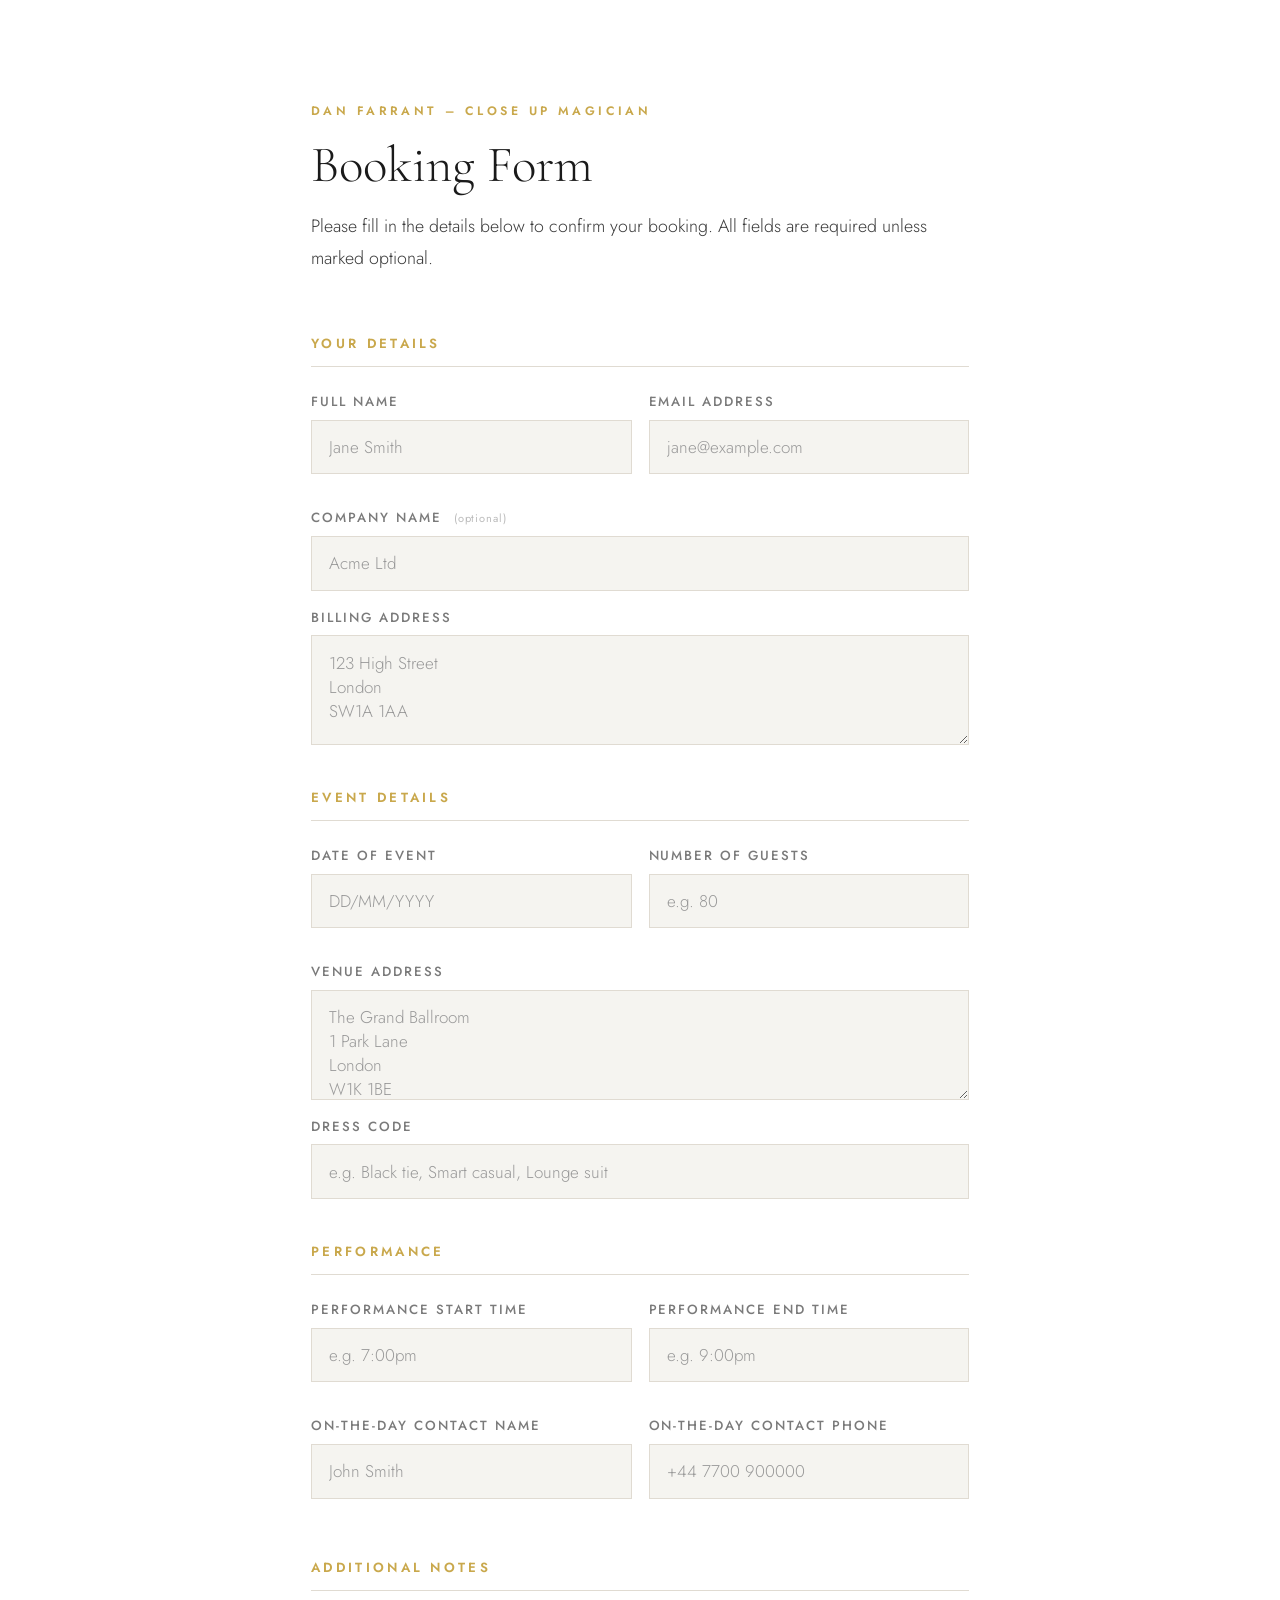
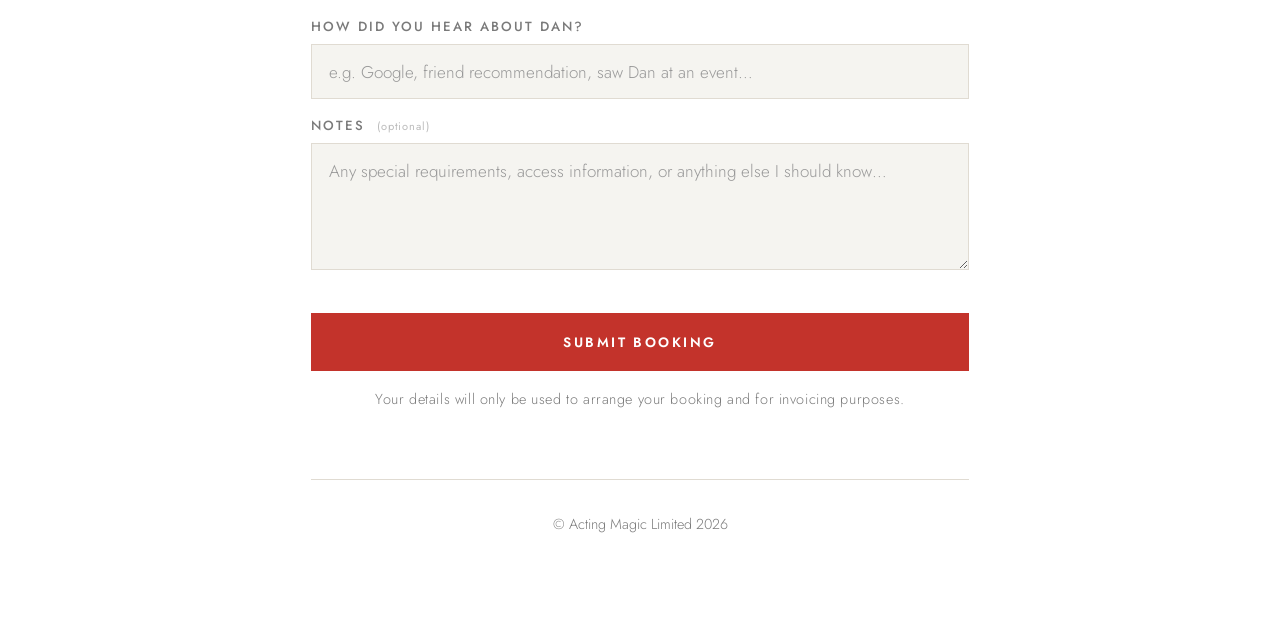
<file: booking.html>
<!DOCTYPE html>
<html lang="en">
<head>
  <meta charset="UTF-8">
  <meta name="viewport" content="width=device-width, initial-scale=1.0">
  <title>Booking Form – Dan Farrant Magician</title>
  <meta name="description" content="Complete your booking for Dan Farrant – Close Up Magician.">
  <meta name="robots" content="noindex">

  <link rel="preconnect" href="https://fonts.googleapis.com">
  <link rel="preconnect" href="https://fonts.gstatic.com" crossorigin>
  <link href="https://fonts.googleapis.com/css2?family=Cormorant+Garamond:ital,wght@0,300;0,400;0,600;1,300;1,400&family=Jost:wght@300;400;500;600&display=swap" rel="stylesheet">

  <link rel="icon" href="/favicon.ico" sizes="any">

  <style>
    :root {
      --c-ink:        #1a1a1a;
      --c-text:       #3a3a3a;
      --c-text-light: #7a7a7a;
      --c-gold:       #c9a84c;
      --c-red:        #c3332b;
      --c-mist:       #f5f4f0;
      --c-border:     #e0dbd2;
      --ff-display:   'Cormorant Garamond', Georgia, serif;
      --ff-body:      'Jost', sans-serif;
    }
    *, *::before, *::after { box-sizing: border-box; margin: 0; padding: 0; }
    html { scroll-behavior: smooth; font-size: 17px; }
    body {
      font-family: var(--ff-body);
      font-weight: 300;
      background: #fff;
      color: var(--c-text);
      -webkit-font-smoothing: antialiased;
      min-height: 100vh;
    }
    a { color: inherit; text-decoration: none; }

    /* ── Layout ── */
    .page {
      max-width: 760px;
      margin-inline: auto;
      padding: clamp(3rem, 8vw, 6rem) clamp(1.5rem, 5vw, 3rem);
    }

    /* ── Header ── */
    .page-header { margin-bottom: 3.5rem; }
    .page-header__eyebrow {
      font-family: var(--ff-body);
      font-size: 0.72rem;
      font-weight: 600;
      letter-spacing: 0.28em;
      text-transform: uppercase;
      color: var(--c-gold);
      margin-bottom: 1rem;
    }
    .page-header__title {
      font-family: var(--ff-display);
      font-size: clamp(2rem, 5vw, 3rem);
      font-weight: 300;
      line-height: 1.1;
      color: var(--c-ink);
      margin-bottom: 1rem;
    }
    .page-header__subtitle {
      font-size: 1.05rem;
      font-weight: 300;
      line-height: 1.8;
      color: var(--c-text);
    }

    /* ── Section heading ── */
    .form-section { margin-bottom: 0.5rem; }
    .form-section + .form-section { margin-top: 2.5rem; }
    .form-section__title {
      font-family: var(--ff-body);
      font-size: 0.78rem;
      font-weight: 600;
      letter-spacing: 0.25em;
      text-transform: uppercase;
      color: var(--c-gold);
      margin-bottom: 1.5rem;
      padding-bottom: 0.75rem;
      border-bottom: 1px solid var(--c-border);
    }

    /* ── Grid rows ── */
    .form-row {
      display: grid;
      gap: 1rem;
      margin-bottom: 1rem;
    }
    .form-row--2 { grid-template-columns: 1fr 1fr; }
    .form-row--3 { grid-template-columns: 1fr 1fr 1fr; }

    /* ── Fields ── */
    .form-field {
      display: flex;
      flex-direction: column;
      gap: 0.5rem;
      margin-bottom: 1rem;
    }
    .form-field label {
      font-family: var(--ff-body);
      font-size: 0.78rem;
      font-weight: 500;
      letter-spacing: 0.15em;
      text-transform: uppercase;
      color: var(--c-text-light);
    }
    .form-field .optional {
      font-size: 0.65rem;
      font-weight: 400;
      letter-spacing: 0.08em;
      text-transform: none;
      color: #bbb;
      margin-left: 0.35rem;
    }
    .form-field input,
    .form-field select,
    .form-field textarea {
      font-family: var(--ff-body);
      font-size: 1rem;
      font-weight: 300;
      color: var(--c-ink);
      background: var(--c-mist);
      border: 1px solid var(--c-border);
      padding: 0.85rem 1rem;
      outline: none;
      transition: border-color 0.2s, background 0.2s;
      appearance: none;
      -webkit-appearance: none;
      border-radius: 0;
      width: 100%;
    }
    .form-field select {
      background-image: url("data:image/svg+xml,%3Csvg xmlns='http://www.w3.org/2000/svg' width='12' height='8' viewBox='0 0 12 8'%3E%3Cpath d='M1 1l5 5 5-5' stroke='%237a7a7a' stroke-width='1.5' fill='none' stroke-linecap='round'/%3E%3C/svg%3E");
      background-repeat: no-repeat;
      background-position: right 1rem center;
      background-color: var(--c-mist);
      padding-right: 2.5rem;
    }
    .form-field select option { background: #fff; color: var(--c-ink); }
    .form-field input:focus,
    .form-field select:focus,
    .form-field textarea:focus {
      border-color: var(--c-gold);
      background: #fff;
    }
    .form-field input::placeholder,
    .form-field textarea::placeholder { color: #999; }
    .form-field input[type="number"]::-webkit-inner-spin-button,
    .form-field input[type="number"]::-webkit-outer-spin-button { -webkit-appearance: none; margin: 0; }
    .form-field input[type="number"] { -moz-appearance: textfield; }
    .form-field textarea { resize: vertical; min-height: 110px; }

    /* ── Field error state ── */
    .form-field.has-error input,
    .form-field.has-error select,
    .form-field.has-error textarea {
      border-color: var(--c-red);
    }
    .form-field__error {
      font-size: 0.72rem;
      color: var(--c-red);
      letter-spacing: 0.04em;
      display: none;
    }
    .form-field.has-error .form-field__error { display: block; }

    /* ── Submit ── */
    .form-footer {
      margin-top: 2.5rem;
      display: flex;
      flex-direction: column;
      gap: 1rem;
    }
    .btn-submit {
      display: block;
      width: 100%;
      font-family: var(--ff-body);
      font-size: 0.8rem;
      font-weight: 600;
      letter-spacing: 0.18em;
      text-transform: uppercase;
      padding: 1rem 2rem;
      background: var(--c-red);
      color: #fff;
      border: 2px solid var(--c-red);
      cursor: pointer;
      border-radius: 0;
      transition: background 0.25s, color 0.25s, border-color 0.25s;
    }
    .btn-submit:hover {
      background: #fff;
      color: var(--c-red);
      border-color: var(--c-red);
    }
    .btn-submit:disabled {
      opacity: 0.5;
      cursor: not-allowed;
    }
    .form-note {
      text-align: center;
      font-size: 0.85rem;
      color: var(--c-text-light);
      letter-spacing: 0.04em;
      line-height: 1.6;
    }

    /* ── Status messages ── */
    .form-status {
      padding: 1.25rem 1.5rem;
      font-size: 0.9rem;
      line-height: 1.6;
      display: none;
    }
    .form-status--success {
      background: #fdf8ec;
      border: 1px solid #e8d48a;
      color: #8a6d1a;
    }
    .form-status--error {
      background: #fdf2f2;
      border: 1px solid #e8a8a4;
      color: var(--c-red);
    }
    .form-status.is-visible { display: block; }

    /* ── Footer ── */
    .page-footer {
      margin-top: 4rem;
      padding-top: 2rem;
      border-top: 1px solid var(--c-border);
      font-size: 0.85rem;
      color: var(--c-text-light);
      text-align: center;
    }

    /* ── Responsive ── */
    @media (max-width: 600px) {
      .form-row--2,
      .form-row--3 { grid-template-columns: 1fr; }
    }
  </style>
</head>
<body>
  <main class="page">

    <header class="page-header">
      <p class="page-header__eyebrow">Dan Farrant – Close Up Magician</p>
      <h1 class="page-header__title">Booking Form</h1>
      <p class="page-header__subtitle">Please fill in the details below to confirm your booking. All fields are required unless marked optional.</p>
    </header>

    <form id="booking-form" novalidate>

      <!-- ── 1. Your Details ── -->
      <div class="form-section">
        <p class="form-section__title">Your Details</p>

        <div class="form-row form-row--2">
          <div class="form-field" id="field-name">
            <label for="name">Full Name</label>
            <input type="text" id="name" name="name" placeholder="Jane Smith" autocomplete="name">
            <span class="form-field__error">Please enter your full name.</span>
          </div>
          <div class="form-field" id="field-email">
            <label for="email">Email Address</label>
            <input type="email" id="email" name="email" placeholder="jane@example.com" autocomplete="email">
            <span class="form-field__error">Please enter a valid email address.</span>
          </div>
        </div>

        <div class="form-field" id="field-company">
          <label for="company">Company Name <span class="optional">(optional)</span></label>
          <input type="text" id="company" name="company" placeholder="Acme Ltd" autocomplete="organization">
        </div>

        <div class="form-field" id="field-billing-address">
          <label for="billing-address">Billing Address</label>
          <textarea id="billing-address" name="billing_address" rows="3" placeholder="123 High Street&#10;London&#10;SW1A 1AA" autocomplete="street-address"></textarea>
          <span class="form-field__error">Please enter your billing address.</span>
        </div>
      </div>

      <!-- ── 2. Event Details ── -->
      <div class="form-section">
        <p class="form-section__title">Event Details</p>

        <div class="form-row form-row--2">
          <div class="form-field" id="field-event-date">
            <label for="event-date">Date of Event</label>
            <input type="text" id="event-date" name="event_date" placeholder="DD/MM/YYYY">
            <span class="form-field__error">Please enter the event date.</span>
          </div>
          <div class="form-field" id="field-guests">
            <label for="guests">Number of Guests</label>
            <input type="number" id="guests" name="guests" placeholder="e.g. 80" min="1">
            <span class="form-field__error">Please enter the number of guests.</span>
          </div>
        </div>

        <div class="form-field" id="field-venue-address">
          <label for="venue-address">Venue Address</label>
          <textarea id="venue-address" name="venue_address" rows="3" placeholder="The Grand Ballroom&#10;1 Park Lane&#10;London&#10;W1K 1BE"></textarea>
          <span class="form-field__error">Please enter the venue address.</span>
        </div>

        <div class="form-field" id="field-dress-code">
          <label for="dress-code">Dress Code</label>
          <input type="text" id="dress-code" name="dress_code" placeholder="e.g. Black tie, Smart casual, Lounge suit">
          <span class="form-field__error">Please enter the dress code.</span>
        </div>
      </div>

      <!-- ── 3. Performance ── -->
      <div class="form-section">
        <p class="form-section__title">Performance</p>

        <div class="form-row form-row--2">
          <div class="form-field" id="field-perf-start">
            <label for="perf-start">Performance Start Time</label>
            <input type="text" id="perf-start" name="perf_start" placeholder="e.g. 7:00pm">
            <span class="form-field__error">Please enter a start time.</span>
          </div>
          <div class="form-field" id="field-perf-end">
            <label for="perf-end">Performance End Time</label>
            <input type="text" id="perf-end" name="perf_end" placeholder="e.g. 9:00pm">
            <span class="form-field__error">Please enter an end time.</span>
          </div>
        </div>

        <div class="form-row form-row--2">
          <div class="form-field" id="field-contact-name">
            <label for="contact-name">On-the-Day Contact Name</label>
            <input type="text" id="contact-name" name="contact_name" placeholder="John Smith">
            <span class="form-field__error">Please enter a contact name.</span>
          </div>
          <div class="form-field" id="field-contact-phone">
            <label for="contact-phone">On-the-Day Contact Phone</label>
            <input type="tel" id="contact-phone" name="contact_phone" placeholder="+44 7700 900000" autocomplete="tel">
            <span class="form-field__error">Please enter a contact phone number.</span>
          </div>
        </div>
      </div>

      <!-- ── 4. Additional Notes ── -->
      <div class="form-section">
        <p class="form-section__title">Additional Notes</p>

        <div class="form-field" id="field-referral">
          <label for="referral">How did you hear about Dan?</label>
          <input type="text" id="referral" name="referral" placeholder="e.g. Google, friend recommendation, saw Dan at an event…">
          <span class="form-field__error">Please let us know how you heard about Dan.</span>
        </div>

        <div class="form-field">
          <label for="notes">Notes <span class="optional">(optional)</span></label>
          <textarea id="notes" name="notes" rows="4" placeholder="Any special requirements, access information, or anything else I should know…"></textarea>
        </div>
      </div>

      <!-- ── Status & Submit ── -->
      <div class="form-footer">
        <div class="form-status form-status--success" id="status-success" role="alert">
          Thank you — your booking details have been received. I'll be in touch shortly to confirm everything.
        </div>
        <div class="form-status form-status--error" id="status-error" role="alert">
          Something went wrong sending your form. Please try again or email me directly at <strong>dan@hireamagician.com</strong>.
        </div>
        <button type="submit" class="btn-submit" id="submit-btn">Submit Booking</button>
        <p class="form-note">Your details will only be used to arrange your booking and for invoicing purposes.</p>
      </div>

    </form>

    <footer class="page-footer">
      <p>&copy; Acting Magic Limited <span id="year"></span></p>
    </footer>

  </main>

  <script>
    document.getElementById('year').textContent = new Date().getFullYear();

    const form = document.getElementById('booking-form');
    const submitBtn = document.getElementById('submit-btn');
    const statusSuccess = document.getElementById('status-success');
    const statusError = document.getElementById('status-error');

    const requiredFields = [
      { id: 'field-name',          input: 'name' },
      { id: 'field-email',         input: 'email' },
      { id: 'field-billing-address', input: 'billing-address' },
      { id: 'field-event-date',    input: 'event-date' },
      { id: 'field-guests',        input: 'guests' },
      { id: 'field-venue-address', input: 'venue-address' },
      { id: 'field-dress-code',    input: 'dress-code' },
      { id: 'field-perf-start',    input: 'perf-start' },
      { id: 'field-perf-end',      input: 'perf-end' },
      { id: 'field-contact-name',  input: 'contact-name' },
      { id: 'field-contact-phone', input: 'contact-phone' },
      { id: 'field-referral',      input: 'referral' },
    ];

    function validate() {
      let valid = true;
      requiredFields.forEach(({ id, input }) => {
        const wrapper = document.getElementById(id);
        const el = document.getElementById(input);
        const isEmpty = !el.value.trim();
        const isInvalidEmail = input === 'email' && el.value.trim() && !/^[^\s@]+@[^\s@]+\.[^\s@]+$/.test(el.value.trim());
        if (isEmpty || isInvalidEmail) {
          wrapper.classList.add('has-error');
          valid = false;
        } else {
          wrapper.classList.remove('has-error');
        }
      });
      return valid;
    }

    // Clear error on input
    requiredFields.forEach(({ id, input }) => {
      const el = document.getElementById(input);
      el.addEventListener('input', () => {
        if (el.value.trim()) document.getElementById(id).classList.remove('has-error');
      });
    });

    form.addEventListener('submit', async (e) => {
      e.preventDefault();
      statusSuccess.classList.remove('is-visible');
      statusError.classList.remove('is-visible');

      if (!validate()) return;

      submitBtn.disabled = true;
      submitBtn.textContent = 'Sending…';

      const data = {
        name:            document.getElementById('name').value.trim(),
        email:           document.getElementById('email').value.trim(),
        company:         document.getElementById('company').value.trim(),
        billing_address: document.getElementById('billing-address').value.trim(),
        event_date:      document.getElementById('event-date').value,
        guests:          document.getElementById('guests').value,
        venue_address:   document.getElementById('venue-address').value.trim(),
        dress_code:      document.getElementById('dress-code').value.trim(),
        perf_start:      document.getElementById('perf-start').value,
        perf_end:        document.getElementById('perf-end').value,
        contact_name:    document.getElementById('contact-name').value.trim(),
        contact_phone:   document.getElementById('contact-phone').value.trim(),
        referral:        document.getElementById('referral').value,
        notes:           document.getElementById('notes').value.trim(),
      };

      try {
        const res = await fetch('/api/booking', {
          method: 'POST',
          headers: { 'Content-Type': 'application/json' },
          body: JSON.stringify(data),
        });

        if (res.ok) {
          form.reset();
          statusSuccess.classList.add('is-visible');
          submitBtn.disabled = true;
          submitBtn.textContent = 'Booking Submitted';
        } else {
          throw new Error('Server error');
        }
      } catch {
        statusError.classList.add('is-visible');
        submitBtn.disabled = false;
        submitBtn.textContent = 'Submit Booking';
      }
    });
  </script>
</body>
</html>
</file>
